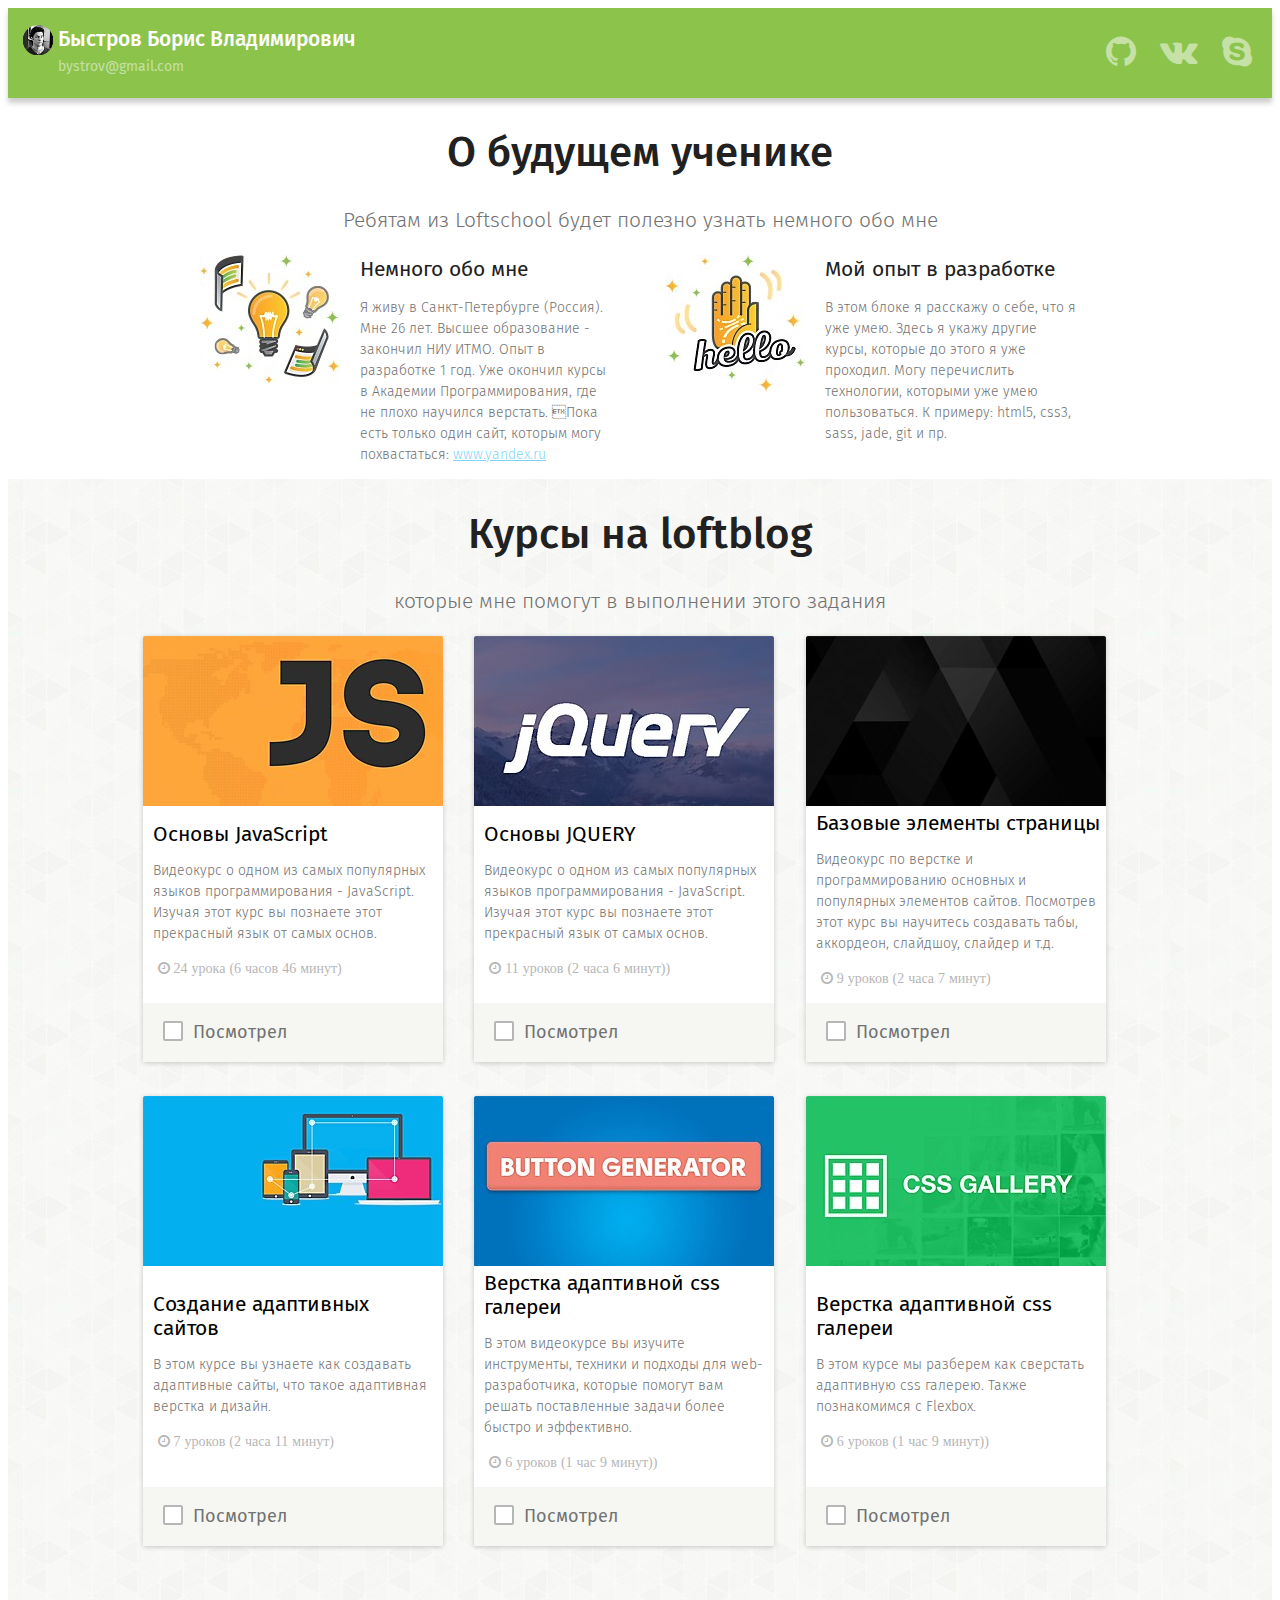
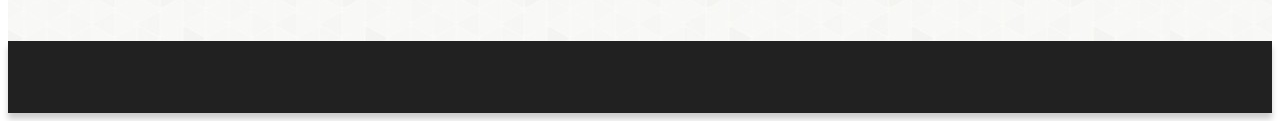
<file: index.html>
<!doctype html>
<html>
<head>
<meta charset="utf-8">
<meta name="viewport" content="width=device-width, initial-scale=1">
<title>Документ без названия</title><link rel="stylesheet" type="text/css" href="font-awesome/css/font-awesome.min.css">
<link rel="stylesheet" type="text/css" href="style.css">
<link href="https://fonts.googleapis.com/css?family=Fira+Sans" rel="stylesheet">
</head>
     
<body>
  <header class="header">
    <div class="header_data">
    <img class="header_data_ava"src="images/ava.png"  alt="My photo"/>
    <div class="header_data_name">Быстров Борис Владимирович</div>
    <div class="header_data_email">bystrov@gmail.com</div>
    </div>
    <div class="header_mySocial" >
    <ul class="socialContact">
        <li class="contact socialContact-ghub fa fa-github"></li>
    	<li class="contact socialContact-vk fa fa-vk"></li>
    	<li class="contact socialContact-skype fa fa-skype"></li>
    </ul>
    </div>
    </header>
  <main class="content">
  <section class="aboutMe">
     <header class="aboutMe_header ">
      <h2>О будущем ученике</h2>
      <h3><p>Ребятам из Loftschool будет полезно узнать немного обо мне</p></h3>
     </header>
     <div class="aboutMe_block">
     <img src="images/life.jpg" width="140" height="129" alt=""/>
     <div class="aboutMe_myLife">
        <strong>Немного обо мне</strong>
        <p>Я живу в Санкт-Петербурге (Россия). Мне 26 лет. Высшее образование - закончил НИУ ИТМО.           Опыт в разработке 1 год. Уже окончил курсы в Академии Программирования, где не плохо           научился верстать. Пока есть только один сайт, которым могу похвастаться: <a href=           "www.yandex.ru">www.yandex.ru</a></p>
     </div>
     <img src="images/experiance.jpg" width="140" height="137" alt=""/>
     <div class="aboutMe_myExperience">
     <strong>Мой опыт в разработке</strong>
      <p>В этом блоке я расскажу о себе, что я уже умею. Здесь я укажу другие курсы, которые до этого       я уже проходил. Могу перечислить технологии, которыми уже умею пользоваться. К примеру: html5,      css3, sass, jade, git и пр.</p>
     </div>
     </div>
  </section>
  <section class="courses">
     <header class="courses_header">
        <h2>Курсы на loftblog</h2>
        <h3><p>которые мне помогут в выполнении этого задания</p></h3>
     </header>
     <div class="courses_block ">
      <div class="courses_block1">
      <img src="images/courses_block1.jpg" width="300" height="170" alt=""/>
      <div class="courses_block_description"><b>Основы JavaScript</b>
      <p>Видеокурс о одном из самых популярных языков программирования - JavaScript. Изучая этот курс         вы познаете этот прекрасный язык от самых основ.</p>
      <p><i class="fa fa-clock-o"> 24 урока (6 часов 46 минут)</i></p>
      </div>
      <div class="courses_block_looked">
        <input id="check1" class="checkbox" type="checkbox" >
        <label for="check1">Посмотрел</label>
      </div>
      </div>
      <div class="courses_block2">
      <img src="images/courses_block2.jpg" width="300" height="170" alt=""/>
      <div class="courses_block_description"><b>Основы JQUERY</b>
      <p>Видеокурс о одном из самых популярных языков программирования - JavaScript. Изучая этот курс         вы познаете этот прекрасный язык от самых основ.</p>
      <p><i class="fa fa-clock-o"> 11 уроков (2 часа 6 минут))</i></p>
      </div>
       <div class="courses_block_looked">
        <input id="check2" class="checkbox" type="checkbox" >
        <label for="check2">Посмотрел</label>
      </div>
      </div>
      <div class="courses_block3">
      <img src="images/courses_block3.jpg" width="300" height="170" alt=""/>
      <div class="courses_block_description"><b>Базовые элементы страницы</b>
      <p>Видеокурс по верстке и программированию основных и популярных элементов сайтов. Посмотрев         этот курс вы научитесь создавать табы, аккордеон, слайдшоу, слайдер и т.д.</p>
      <p><i class="fa fa-clock-o"> 9 уроков (2 часа 7 минут)</i></p>
      </div>
       <div class="courses_block_looked">
        <input id="check3" class="checkbox" type="checkbox" >
        <label for="check3">Посмотрел</label>
      </div>
      </div>
      <div class="courses_block4">
      <img src="images/courses_block4.jpg" width="300" height="170" alt=""/>
      <div class="courses_block_description"><b>Создание адаптивных сайтов</b>
      <p>
      В этом курсе вы узнаете как создавать адаптивные сайты, что такое адаптивная верстка и дизайн.
      </p>
      <p><i class="fa fa-clock-o"> 7 уроков (2 часа 11 минут)</i></p>
      </div>
       <div class="courses_block_looked">
        <input id="check4" class="checkbox" type="checkbox" >
        <label for="check4">Посмотрел</label>
      </div>
      </div>
      <div class="courses_block5">
      <img src="images/courses_block5.jpg" width="300" height="170" alt=""/>
      <div class="courses_block_description"><b>Верстка адаптивной css галереи</b>
      <p>В этом видеокурсе вы изучите инструменты, техники и подходы для web-разработчика, которые         помогут вам решать поставленные задачи более быстро и эффективно.</p>
      <p><i class="fa fa-clock-o"> 6 уроков (1 час 9 минут))</i></p>
      </div>
       <div class="courses_block_looked">
        <input id="check5" class="checkbox" type="checkbox" >
        <label for="check5">Посмотрел</label>
      </div>
      </div>
      <div class="courses_block6">
      <img src="images/courses_block6.jpg" width="300" height="170" alt=""/>
      <div class="courses_block_description"><b>Верстка адаптивной css галереи</b>
      <p>
      В этом курсе мы разберем как сверстать адаптивную css галерею. Также познакомимся с Flexbox.
      </p>
      <p><i class="fa fa-clock-o"> 6 уроков (1 час 9 минут))</i></p>
      </div>
       <div class="courses_block_looked">
        <input id="check6" class="checkbox" type="checkbox" >
        <label for="check6">Посмотрел</label>
      </div>
      </div>
      <div class="finish">Задание выполнено!</div>
      </div>
      
  </section>
  </main>
  <footer class="footer">
  </footer>
  <script src="script.js"></script>
</body>
</html>
</file>
<file: style.css>
body {
    font-family: 'Fira Sans', sans-serif;
}
.header{
  display:flex;
  align-items:center;
  justify-content:space-between;
  background-color:  #8cc34b;
  box-shadow: 0px 5px 5px 0px rgba(0, 0, 0, 0.2);
  height: 90px;
}

.header_data {
    margin-left: 10px;
}

img.header_data_ava {
    max-width: 100%;
    height: auto;
	float:left;
}

.header_data_name {
    float:left; 
	color:  rgba(255, 255, 255, 1);
    font-size: 20.96px;
    font-weight: 500;
    line-height: 28px;
  }
.header_data_email{
	
    color:  rgba(255, 255, 255, 0.5);
    font-size: 13.97px;
    font-weight: 400;
    line-height: 28px;
    
} 
.contact{
  
   color:  rgba(255, 255, 255, 0.5);
   font-size: 35px;
   font-weight: 400;
   line-height: 28px;
   text-align: left;
   margin-right: 20px;
}
.contact:hover{
	color:  rgba(255, 255, 255, 1);
	}
section.aboutMe{
    display: flex;
    flex-direction: column;
    align-items: center;
}

header.aboutMe_header {
	
    text-align: center;
}
header.aboutMe_header h2,.courses_header h2{

    color:  #212121;
    font-size: 42px;
    font-weight: 500;
    line-height: 38px;
}
header.aboutMe_header h3,.courses_header h3{
  color:  #727272;
  font-size: 1.313em;
  font-weight: 300;
  line-height: 1.333;
}
.aboutMe_block {
    display: flex;
	flex-wrap:wrap;
}
.aboutMe_block img{
	margin-right:20px;
	}
.aboutMe_myLife,.aboutMe_myExperience{
	width: 255px;
}
.aboutMe_myLife{
	margin-right:50px;
}
.aboutMe_myLife strong, .aboutMe_myExperience strong{
	 color:  #212121;
     font-size: 1.313em;
     font-weight: 400;
     line-height: 1.333;
}	
.aboutMe_myLife p, .aboutMe_myExperience p{
color:  #727272;
font-size: 0.875em;/* Приближение из-за подстановки шрифтов */
font-weight: 300;
line-height: 1.5;
}
.aboutMe_myLife p a{
	color:rgba(70, 192, 247,0.7);
	}
.aboutMe_myLife p a:hover{
	color:rgba(70, 192, 247,1);
	}
	
header.courses_header {
    text-align: center;
}

.courses{
    background: url(images/background.jpg);
	padding-top: 1px;
	min-height:300px;
	}
.courses_block {
    display: flex;
    flex-wrap: wrap;
	justify-content:center;
	background:url('images/background.jpg');
   }
   
  .courses_block1:hover, .courses_block2:hover,.courses_block3:hover,.courses_block4:hover,.courses_block5:hover,.courses_block6:hover{
	   color:  #8cc34b;
	  
   }
   .courses_block img {
   
    border-bottom: 5px solid transparent;
    }
   .courses_block1:hover img,.courses_block2:hover img,
   .courses_block3:hover img,.courses_block4:hover img,
   .courses_block5:hover img,.courses_block6:hover img
   {
	    border-bottom: 5px solid #8cc34b;
	   }
   
.courses_block div {
	width:300px;
    margin-right: 2.5%;
	background: white;
	
}

.courses_block1,.courses_block2,.courses_block3,.courses_block4,.courses_block5,.courses_block6{
	position: relative;
	display: flex;
    flex-direction: column;
    justify-content: space-between;
	border-radius: 2px;
	box-shadow: 0px 1px 5px 0px rgba(0, 0, 0, 0.2);
	margin-bottom:34px;
	} 

.courses_block div b{
	display:block;
font-size: 21px;
font-weight: 400;
line-height: 24px;
padding-left: 10px;
padding-right: 4px;
}
.courses_block div p{
color:  #727272;
font-size: 14px;
font-weight: 300;
line-height: 21px;
padding-left: 10px;
padding-right: 4px;
}
.courses_block div p i{
color:  #b6b6b6;
padding-left:5px;
}
.courses_block_looked label{
color:  #727272;
font-size: 18px;
font-weight: 400;
line-height: 28px;
}

div.courses_block_looked {
    background-color: #f6f7f2;
    width: 300px;
    height: 59px;
}

.checkbox:not(checked) {
  position: absolute;
  opacity: 0;
}

.checkbox:not(checked) + label {
  position: relative; /* будем позиционировать псевдочекбокс относительно label */
  padding: 0 0 0 30px; /* оставляем слева от label место под псевдочекбокс */
      top: 15px;
    left: 20px;
}

.checkbox:not(checked) + label:before {
	content:"";
	position: absolute;
	top: 0;
    left: 0;
    border-radius: 2px;
    border-width: 2px;
    border-color:  #b6b6b6;
    border-style: solid;
    background-color:  #ffffff;
    width: 16px;
    height: 16px;
}

/* Меняем фон чекбокса, когда он включен. */
.checkbox:checked + label:before {
  background: #9FD468;
}

/* Показываем получение фокуса. */
.checkbox:focus + label:before {
  box-shadow: 0 0 0 3px rgba(255,255,0,.5);
}

/* Для Javascript */
.courses_block1:before,.courses_block2:before,.courses_block3:before,.courses_block4:before,.courses_block5:before,.courses_block6:before{
	 display: block;
    position: absolute;
    content: "";
    background: white;
    width: 100%;
    height:0;
	opacity:0.6;
	}
	
.courses_blockEffect:before {
    height:429px;
	transition:1s height;
}

.finish{
	 color:#9FD468;
	 font-size:30px;
	 text-align: center;
	 visibility:hidden;
	 margin-bottom:25px;
	}
	
.footer{
	background-color:  #212121;
    box-shadow: 0px 6px 6px 0px rgba(0, 0, 0, 0.2);
    width: 100%;
    height: 72px;
	position:relative;
	bottom:0;
	
	}
	
 main.content {
    min-height: calc(100vh - 72px);
 }

@media screen and (max-width: 820px) {
  .aboutMe_myLife,.aboutMe_myExperience{
	width: 100%;
	
}
.aboutMe_myLife{
	margin-right:0px;
}
.aboutMe_myLife strong, .aboutMe_myExperience strong{
	text-align:center;
	}
.aboutMe_block {
	justify-content: center;
    text-align: center;
	
  }
}
</file>
